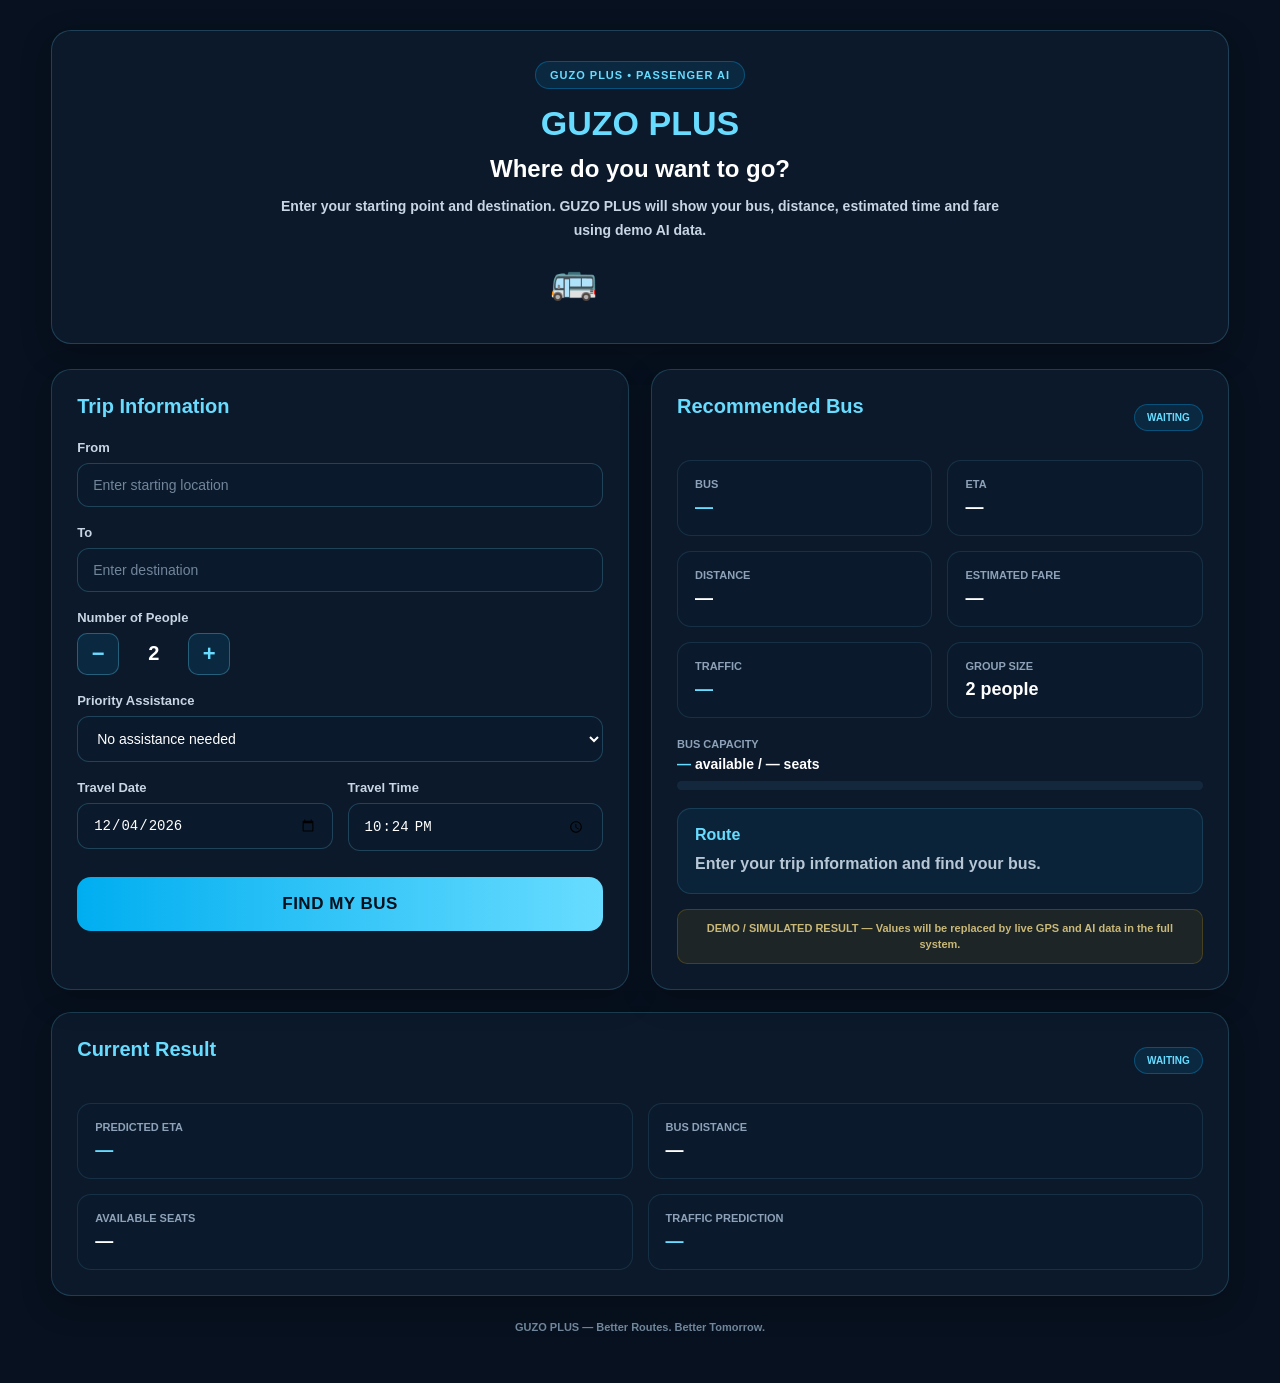
<file: templates/passenger.html>
<!DOCTYPE html>
<html lang="en">

<head>
    <meta charset="UTF-8">
    <meta name="viewport" content="width=device-width, initial-scale=1.0">

    <title>GUZO PLUS - Passenger AI</title>

    <style>

        * {
            box-sizing: border-box;
            margin: 0;
            padding: 0;
        }

        body {
            font-family: Arial, sans-serif;
            background: #07111f;
            color: white;
            min-height: 100vh;
        }

        .container {
            width: 92%;
            max-width: 1200px;
            margin: 30px auto;
        }


        /* =========================
           AI HERO BOX
        ========================= */

        .ai-hero-box {
            background: rgba(13, 27, 45, 0.95);
            border: 1px solid rgba(104, 220, 255, 0.20);
            border-radius: 20px;
            padding: 30px;
            text-align: center;
            margin-bottom: 25px;
            box-shadow:
                0 10px 30px rgba(0, 0, 0, 0.25);
        }

        .ai-badge {
            display: inline-block;
            padding: 7px 14px;
            border-radius: 20px;

            color: #68dcff;

            background: rgba(0, 174, 255, 0.10);

            border: 1px solid rgba(0, 174, 255, 0.30);

            font-size: 11px;
            font-weight: 800;
            letter-spacing: 1px;

            margin-bottom: 15px;
        }

        .ai-hero-box h1 {
            font-size: 34px;
            font-weight: 900;
            color: #68dcff;
            margin-bottom: 12px;
        }

        .ai-hero-box h2 {
            font-size: 24px;
            font-weight: 900;
            color: white;
            margin-bottom: 12px;
        }

        .ai-hero-box p {
            max-width: 720px;
            margin: auto;

            color: #c8d5e3;

            font-size: 14px;
            font-weight: 700;

            line-height: 1.7;
        }


        /* =========================
           MOVING BUS
        ========================= */

        .bus-animation {
            position: relative;

            width: 180px;
            height: 55px;

            margin: 15px auto 0;

            overflow: hidden;
        }

        .moving-bus {
            position: absolute;

            left: 0;

            font-size: 38px;

            animation:
                driveBus 3s linear infinite;
        }

        @keyframes driveBus {

            0% {
                left: -50px;
            }

            50% {
                left: 130px;
            }

            100% {
                left: -50px;
            }

        }


        /* =========================
           MAIN GRID
        ========================= */

        .main-grid {
            display: grid;

            grid-template-columns:
                1fr 1fr;

            gap: 22px;
        }


        /* =========================
           CARD
        ========================= */

        .card {
            background:
                rgba(13, 27, 45, 0.95);

            border:
                1px solid rgba(104, 220, 255, 0.18);

            border-radius: 20px;

            padding: 25px;

            box-shadow:
                0 10px 30px rgba(0, 0, 0, 0.25);
        }

        .card h2 {
            color: #68dcff;

            font-size: 20px;

            margin-bottom: 22px;
        }


        /* =========================
           FORM
        ========================= */

        .form-group {
            margin-bottom: 18px;
        }

        label {
            display: block;

            color: #c8d5e3;

            font-size: 13px;

            font-weight: 700;

            margin-bottom: 8px;
        }

        input,
        select {
            width: 100%;

            padding: 13px 15px;

            border-radius: 12px;

            border:
                1px solid rgba(104, 220, 255, 0.22);

            background: #0a192b;

            color: white;

            outline: none;

            font-size: 14px;
        }

        input:focus,
        select:focus {
            border-color: #68dcff;
        }

        input::placeholder {
            color: #71869b;
        }


        /* =========================
           DATE / TIME ROW
        ========================= */

        .row {
            display: grid;

            grid-template-columns:
                1fr 1fr;

            gap: 15px;
        }


        /* =========================
           PEOPLE COUNTER
        ========================= */

        .counter {
            display: flex;

            align-items: center;

            gap: 12px;
        }

        .counter button {
            width: 42px;
            height: 42px;

            border-radius: 10px;

            border:
                1px solid rgba(104, 220, 255, 0.30);

            background:
                rgba(0, 174, 255, 0.10);

            color: #68dcff;

            font-size: 22px;

            font-weight: bold;

            cursor: pointer;
        }

        .counter button:hover {
            background:
                rgba(0, 174, 255, 0.20);
        }

        .counter span {
            min-width: 45px;

            text-align: center;

            font-size: 20px;

            font-weight: 900;
        }


        /* =========================
           FIND BUTTON
        ========================= */

        .find-btn {
            width: 100%;

            margin-top: 8px;

            padding: 17px;

            border: none;

            border-radius: 14px;

            background:
                linear-gradient(
                    90deg,
                    #00aef0,
                    #68dcff
                );

            color: #04101c;

            font-size: 17px;

            font-weight: 900;

            letter-spacing: 0.5px;

            cursor: pointer;

            transition: 0.2s;
        }

        .find-btn:hover {
            transform: translateY(-2px);

            box-shadow:
                0 8px 25px
                rgba(0, 174, 255, 0.25);
        }


        /* =========================
           RESULT HEADER
        ========================= */

        .result-header {
            display: flex;

            justify-content:
                space-between;

            align-items: center;

            margin-bottom: 20px;
        }

        .status {
            padding: 7px 12px;

            border-radius: 20px;

            color: #68dcff;

            background:
                rgba(0, 174, 255, 0.10);

            border:
                1px solid rgba(0, 174, 255, 0.30);

            font-size: 10px;

            font-weight: 900;
        }


        /* =========================
           RESULT BOXES
        ========================= */

        .bus-info {
            display: grid;

            grid-template-columns:
                repeat(2, 1fr);

            gap: 15px;
        }

        .info-box {
            background: #0a192b;

            border-radius: 14px;

            padding: 17px;

            border:
                1px solid
                rgba(104, 220, 255, 0.12);
        }

        .info-box .title {
            color: #8da2b8;

            font-size: 11px;

            font-weight: 700;

            margin-bottom: 7px;
        }

        .info-box .value {
            color: white;

            font-size: 18px;

            font-weight: 900;
        }

        .highlight {
            color: #68dcff !important;
        }


        /* =========================
           CAPACITY
        ========================= */

        .capacity {
            margin-top: 20px;
        }

        .capacity-label {
            color: #8da2b8;

            font-size: 11px;

            font-weight: 700;
        }

        .capacity-text {
            margin-top: 6px;

            font-size: 14px;

            font-weight: 700;
        }

        .capacity-bar {
            width: 100%;

            height: 9px;

            background: #14283d;

            border-radius: 20px;

            overflow: hidden;

            margin-top: 9px;
        }

        .capacity-fill {
            height: 100%;

            width: 0%;

            background: #68dcff;

            border-radius: 20px;

            transition:
                width 0.5s ease;
        }


        /* =========================
           ROUTE
        ========================= */

        .route-box {
            margin-top: 18px;

            padding: 17px;

            border-radius: 14px;

            background:
                rgba(0, 174, 255, 0.07);

            border:
                1px solid
                rgba(104, 220, 255, 0.15);
        }

        .route-box strong {
            color: #68dcff;

            font-weight: 900;
        }

        .route-box p {
            margin-top: 8px;

            color: #b8c7d6;

            font-weight: 700;

            line-height: 1.5;
        }


        /* =========================
           DEMO NOTE
        ========================= */

        .demo-note {
            margin-top: 15px;

            padding: 10px;

            border-radius: 10px;

            background:
                rgba(255, 193, 7, 0.07);

            border:
                1px solid
                rgba(255, 193, 7, 0.18);

            color: #c9b878;

            font-size: 11px;

            font-weight: 700;

            text-align: center;

            line-height: 1.5;
        }


        /* =========================
           CURRENT RESULT
        ========================= */

        .result-card {
            margin-top: 22px;
        }


        /* =========================
           FOOTER
        ========================= */

        .footer-note {
            text-align: center;

            color: #71869b;

            font-size: 11px;

            font-weight: 700;

            margin-top: 25px;

            padding-bottom: 20px;
        }


        /* =========================
           MOBILE
        ========================= */

        @media (max-width: 800px) {

            .main-grid {
                grid-template-columns: 1fr;
            }

            .row {
                grid-template-columns: 1fr;
            }

            .ai-hero-box h1 {
                font-size: 28px;
            }

            .ai-hero-box h2 {
                font-size: 20px;
            }

            .ai-hero-box p {
                font-size: 13px;
            }

        }

    </style>

</head>


<body>

<div class="container">


    <!-- =========================
         AI HERO
    ========================= -->

    <div class="ai-hero-box">

        <div class="ai-badge">
            GUZO PLUS • PASSENGER AI
        </div>

        <h1>
            GUZO PLUS
        </h1>

        <h2>
            Where do you want to go?
        </h2>

        <p>
            Enter your starting point and destination.
            GUZO PLUS will show your bus, distance,
            estimated time and fare using demo AI data.
        </p>

        <div class="bus-animation">

            <div class="moving-bus">
                🚌
            </div>

        </div>

    </div>


    <!-- =========================
         MAIN CONTENT
    ========================= -->

    <div class="main-grid">


        <!-- =========================
             TRIP INFORMATION
        ========================= -->

        <div class="card">

            <h2>
                Trip Information
            </h2>


            <div class="form-group">

                <label for="from">
                    From
                </label>

                <input
                    type="text"
                    id="from"
                    placeholder="Enter starting location"
                >

            </div>


            <div class="form-group">

                <label for="to">
                    To
                </label>

                <input
                    type="text"
                    id="to"
                    placeholder="Enter destination"
                >

            </div>


            <div class="form-group">

                <label>
                    Number of People
                </label>

                <div class="counter">

                    <button
                        type="button"
                        onclick="changePeople(-1)"
                    >
                        −
                    </button>

                    <span id="peopleCount">
                        2
                    </span>

                    <button
                        type="button"
                        onclick="changePeople(1)"
                    >
                        +
                    </button>

                </div>

            </div>


            <div class="form-group">

                <label for="priority">
                    Priority Assistance
                </label>

                <select id="priority">

                    <option value="No">
                        No assistance needed
                    </option>

                    <option value="Wheelchair">
                        Wheelchair assistance
                    </option>

                    <option value="Elderly">
                        Elderly assistance
                    </option>

                    <option value="Other">
                        Other assistance
                    </option>

                </select>

            </div>


            <div class="row">


                <div class="form-group">

                    <label for="travelDate">
                        Travel Date
                    </label>

                    <input
                        type="date"
                        id="travelDate"
                    >

                </div>


                <div class="form-group">

                    <label for="travelTime">
                        Travel Time
                    </label>

                    <input
                        type="time"
                        id="travelTime"
                    >

                </div>

            </div>


            <button
                type="button"
                class="find-btn"
                onclick="findBus()"
            >
                FIND MY BUS
            </button>

        </div>


        <!-- =========================
             RECOMMENDED BUS
        ========================= -->

        <div class="card">

            <div class="result-header">

                <h2>
                    Recommended Bus
                </h2>

                <span
                    class="status"
                    id="busStatus"
                >
                    WAITING
                </span>

            </div>


            <div class="bus-info">


                <div class="info-box">

                    <div class="title">
                        BUS
                    </div>

                    <div
                        class="value highlight"
                        id="busNumber"
                    >
                        —
                    </div>

                </div>


                <div class="info-box">

                    <div class="title">
                        ETA
                    </div>

                    <div class="value">

                        <span id="eta">
                            —
                        </span>

                    </div>

                </div>


                <div class="info-box">

                    <div class="title">
                        DISTANCE
                    </div>

                    <div class="value">

                        <span id="distance">
                            —
                        </span>

                    </div>

                </div>


                <div class="info-box">

                    <div class="title">
                        ESTIMATED FARE
                    </div>

                    <div class="value">

                        <span id="fare">
                            —
                        </span>

                    </div>

                </div>


                <div class="info-box">

                    <div class="title">
                        TRAFFIC
                    </div>

                    <div class="value highlight">

                        <span id="traffic">
                            —
                        </span>

                    </div>

                </div>


                <div class="info-box">

                    <div class="title">
                        GROUP SIZE
                    </div>

                    <div class="value">

                        <span id="groupSize">
                            2
                        </span>

                        people

                    </div>

                </div>

            </div>


            <!-- =========================
                 CAPACITY
            ========================= -->

            <div class="capacity">

                <div class="capacity-label">
                    BUS CAPACITY
                </div>

                <div class="capacity-text">

                    <span
                        id="availableSeats"
                        class="highlight"
                    >
                        —
                    </span>

                    available /

                    <span id="totalSeats">
                        —
                    </span>

                    seats

                </div>


                <div class="capacity-bar">

                    <div
                        class="capacity-fill"
                        id="capacityFill"
                    ></div>

                </div>

            </div>


            <!-- =========================
                 ROUTE
            ========================= -->

            <div class="route-box">

                <strong>
                    Route
                </strong>

                <p id="routeText">

                    Enter your trip information
                    and find your bus.

                </p>

            </div>


            <div class="demo-note">

                DEMO / SIMULATED RESULT —
                Values will be replaced by live
                GPS and AI data in the full system.

            </div>

        </div>

    </div>


    <!-- =========================
         CURRENT RESULT
    ========================= -->

    <div class="card result-card">


        <div class="result-header">

            <h2>
                Current Result
            </h2>

            <span
                class="status"
                id="resultStatus"
            >
                WAITING
            </span>

        </div>


        <div class="bus-info">


            <div class="info-box">

                <div class="title">
                    PREDICTED ETA
                </div>

                <div class="value highlight">

                    <span id="resultEta">
                        —
                    </span>

                </div>

            </div>


            <div class="info-box">

                <div class="title">
                    BUS DISTANCE
                </div>

                <div class="value">

                    <span id="resultDistance">
                        —
                    </span>

                </div>

            </div>


            <div class="info-box">

                <div class="title">
                    AVAILABLE SEATS
                </div>

                <div class="value">

                    <span id="resultSeats">
                        —
                    </span>

                </div>

            </div>


            <div class="info-box">

                <div class="title">
                    TRAFFIC PREDICTION
                </div>

                <div class="value highlight">

                    <span id="resultTraffic">
                        —
                    </span>

                </div>

            </div>

        </div>

    </div>


    <!-- =========================
         FOOTER
    ========================= -->

    <div class="footer-note">

        GUZO PLUS — Better Routes. Better Tomorrow.

    </div>

</div>


<script>


    /* =========================
       PASSENGER COUNT
    ========================= */

    let people = 2;


    function changePeople(amount) {

        people += amount;


        if (people < 1) {
            people = 1;
        }


        if (people > 20) {
            people = 20;
        }


        document.getElementById(
            "peopleCount"
        ).textContent = people;


        document.getElementById(
            "groupSize"
        ).textContent = people;

    }


    /* =========================
       FIND MY BUS
    ========================= */

    function findBus() {


        const from =
            document.getElementById(
                "from"
            ).value.trim();


        const to =
            document.getElementById(
                "to"
            ).value.trim();


        const priority =
            document.getElementById(
                "priority"
            ).value;


        /* CHECK LOCATIONS */

        if (!from || !to) {

            alert(
                "Please enter both From and To locations."
            );

            return;
        }


        /* =========================
           DEMO AI CALCULATION
        ========================= */


        const routeSeed =
            from.length +
            to.length;


        let distance =
            1.2 +
            (
                (routeSeed * 0.37)
                % 8
            );


        distance =
            Math.round(
                distance * 10
            ) / 10;


        let traffic =
            35 +
            (
                (routeSeed * 7)
                % 55
            );


        let eta =
            Math.max(
                5,

                Math.round(
                    distance * 3 +
                    traffic / 12
                )
            );


        let fare =
            Math.max(
                15,

                Math.round(
                    15 +
                    distance * 5
                )
            );


        let busNumber =
            "GUZO-" +
            String(
                10 +
                (routeSeed % 90)
            );


        let totalSeats = 35;


        let occupiedSeats =
            8 +
            (
                (routeSeed * 3)
                % 18
            );


        let availableSeats =
            totalSeats -
            occupiedSeats;


        /* MAKE SPACE FOR GROUP */

        if (
            availableSeats <
            people
        ) {

            totalSeats = 45;

            availableSeats =
                totalSeats -
                occupiedSeats;
        }


        let capacityPercent =
            (
                (
                    totalSeats -
                    availableSeats
                )
                /
                totalSeats
            ) * 100;


        /* =========================
           PRIORITY ASSISTANCE
        ========================= */

        if (
            priority !== "No"
        ) {

            eta += 2;

            fare += 5;
        }


        /* =========================
           UPDATE BUS RESULT
        ========================= */


        document.getElementById(
            "busNumber"
        ).textContent =
            busNumber;


        document.getElementById(
            "eta"
        ).textContent =
            eta + " min";


        document.getElementById(
            "distance"
        ).textContent =
            distance + " km";


        document.getElementById(
            "fare"
        ).textContent =
            fare + " ETB";


        document.getElementById(
            "traffic"
        ).textContent =
            traffic +
            "% congestion";


        document.getElementById(
            "groupSize"
        ).textContent =
            people;


        document.getElementById(
            "availableSeats"
        ).textContent =
            availableSeats;


        document.getElementById(
            "totalSeats"
        ).textContent =
            totalSeats;


        document.getElementById(
            "capacityFill"
        ).style.width =
            capacityPercent +
            "%";


        document.getElementById(
            "routeText"
        ).textContent =
            from +
            " → " +
            to;


        document.getElementById(
            "busStatus"
        ).textContent =
            "AVAILABLE";


        /* =========================
           CURRENT RESULT
        ========================= */


        document.getElementById(
            "resultEta"
        ).textContent =
            eta +
            " min";


        document.getElementById(
            "resultDistance"
        ).textContent =
            distance +
            " km";


        document.getElementById(
            "resultSeats"
        ).textContent =
            availableSeats;


        document.getElementById(
            "resultTraffic"
        ).textContent =
            traffic +
            "% congestion";


        document.getElementById(
            "resultStatus"
        ).textContent =
            "BUS FOUND";


        /* =========================
           SUCCESS MESSAGE
        ========================= */

        alert(
            "GUZO PLUS found a recommended bus for " +
            people +
            " passenger(s)."
        );

    }


    /* =========================
       ETHIOPIA DATE & TIME
    ========================= */

    function setEthiopiaDateTime() {


        const now =
            new Date();


        const dateFormatter =
            new Intl.DateTimeFormat(
                "en-CA",
                {
                    timeZone:
                        "Africa/Addis_Ababa",

                    year:
                        "numeric",

                    month:
                        "2-digit",

                    day:
                        "2-digit"
                }
            );


        const timeFormatter =
            new Intl.DateTimeFormat(
                "en-GB",
                {
                    timeZone:
                        "Africa/Addis_Ababa",

                    hour:
                        "2-digit",

                    minute:
                        "2-digit",

                    hour12:
                        false
                }
            );


        document.getElementById(
            "travelDate"
        ).value =
            dateFormatter.format(now);


        document.getElementById(
            "travelTime"
        ).value =
            timeFormatter.format(now);

    }


    /* =========================
       START DATE / TIME
    ========================= */

    setEthiopiaDateTime();


</script>

</body>

</html>
</file>
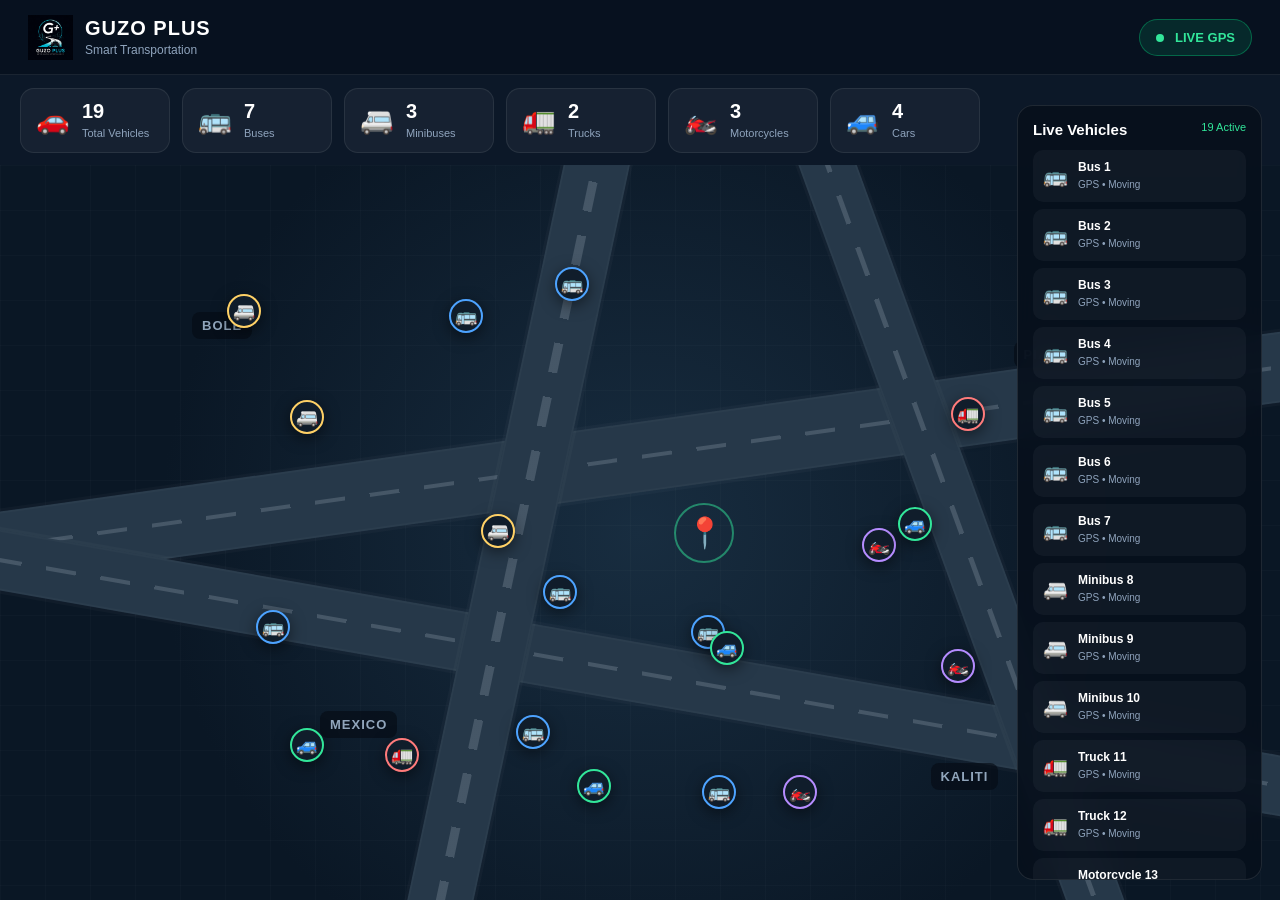
<file: static/gps/gps.html>
<!DOCTYPE html>
<html lang="en">
<head>
    <meta charset="UTF-8">
    <meta name="viewport" content="width=device-width, initial-scale=1.0">
    <title>GUZO PLUS - Live GPS</title>
    <link rel="stylesheet" href="/static/gps/gps.css">
</head>
<body>
<!DOCTYPE html>
<html lang="en">
<head>
    <meta charset="UTF-8">
    <meta name="viewport" content="width=device-width, initial-scale=1.0">
    <title>GUZO PLUS — Live GPS</title>
    <link rel="stylesheet" href="/static/gps/gps.css">
</head>

<body>

    <div class="gps-app">

        <!-- TOP BAR -->
        <header class="topbar">
            <div class="brand">
                <img src="/static/assets/guzo_plus_logo.png" alt="GUZO PLUS">
                <div>
                    <h1>GUZO PLUS</h1>
                    <span>Smart Transportation</span>
                </div>
            </div>

            <div class="live">
                <span class="live-dot"></span>
                LIVE GPS
            </div>
        </header>

        <!-- DASHBOARD -->
        <section class="dashboard">

            <div class="stat">
                <span>🚗</span>
                <div>
                    <strong id="total">19</strong>
                    <small>Total Vehicles</small>
                </div>
            </div>

            <div class="stat">
                <span>🚌</span>
                <div>
                    <strong>7</strong>
                    <small>Buses</small>
                </div>
            </div>

            <div class="stat">
                <span>🚐</span>
                <div>
                    <strong>3</strong>
                    <small>Minibuses</small>
                </div>
            </div>

            <div class="stat">
                <span>🚛</span>
                <div>
                    <strong>2</strong>
                    <small>Trucks</small>
                </div>
            </div>

            <div class="stat">
                <span>🏍️</span>
                <div>
                    <strong>3</strong>
                    <small>Motorcycles</small>
                </div>
            </div>

            <div class="stat">
                <span>🚙</span>
                <div>
                    <strong>4</strong>
                    <small>Cars</small>
                </div>
            </div>

        </section>

        <!-- MAP -->
        <main class="map-container">

            <div class="map-grid"></div>

            <div class="road road1"></div>
            <div class="road road2"></div>
            <div class="road road3"></div>
            <div class="road road4"></div>

            <div id="vehicles"></div>

            <div class="map-label label1">BOLE</div>
            <div class="map-label label2">PIASSA</div>
            <div class="map-label label3">MEXICO</div>
            <div class="map-label label4">KALITI</div>

            <div class="map-center">
                <div class="center-ring"></div>
                <span>📍</span>
            </div>

        </main>

        <!-- VEHICLE PANEL -->
        <aside class="vehicle-panel">

            <div class="panel-header">
                <h2>Live Vehicles</h2>
                <span id="activeCount">19 Active</span>
            </div>

            <div id="vehicleList"></div>

        </aside>

    </div>

    <script src="/static/gps/gps.js"></script>
</body>
</html>
</file>
<file: static/gps/gps.css>
* {
    box-sizing: border-box;
    margin: 0;
    padding: 0;
}

body {
    font-family: Arial, sans-serif;
    background: #08111f;
    color: white;
    overflow: hidden;
}

.gps-app {
    height: 100vh;
    display: grid;
    grid-template-rows: 75px 90px 1fr;
    position: relative;
}

/* TOP BAR */

.topbar {
    background: rgba(8, 17, 31, 0.97);
    display: flex;
    align-items: center;
    justify-content: space-between;
    padding: 0 28px;
    border-bottom: 1px solid rgba(255,255,255,.08);
    z-index: 10;
}

.brand {
    display: flex;
    align-items: center;
    gap: 12px;
}

.brand img {
    width: 45px;
    height: 45px;
    object-fit: contain;
}

.brand h1 {
    font-size: 20px;
    letter-spacing: 1px;
}

.brand span {
    color: #8fa4bd;
    font-size: 12px;
}

.live {
    background: rgba(0, 220, 130, .12);
    border: 1px solid rgba(0, 220, 130, .35);
    color: #32e69a;
    padding: 10px 16px;
    border-radius: 30px;
    font-size: 13px;
    font-weight: bold;
}

.live-dot {
    display: inline-block;
    width: 8px;
    height: 8px;
    background: #32e69a;
    border-radius: 50%;
    margin-right: 7px;
    animation: pulse 1.2s infinite;
}

/* STAT CARDS */

.dashboard {
    display: flex;
    gap: 12px;
    align-items: center;
    padding: 12px 20px;
    background: #0c1828;
    overflow-x: auto;
    z-index: 5;
}

.stat {
    min-width: 150px;
    height: 65px;
    background: rgba(255,255,255,.045);
    border: 1px solid rgba(255,255,255,.08);
    border-radius: 14px;
    display: flex;
    align-items: center;
    gap: 12px;
    padding: 10px 15px;
}

.stat > span {
    font-size: 27px;
}

.stat strong {
    display: block;
    font-size: 20px;
}

.stat small {
    color: #8fa4bd;
    font-size: 11px;
}

/* MAP */

.map-container {
    position: relative;
    overflow: hidden;
    background:
        radial-gradient(circle at 50% 50%, #182d40 0%, #0a1725 65%);
}

/* MAP GRID */

.map-grid {
    position: absolute;
    inset: 0;
    opacity: .16;

    background-image:
        linear-gradient(rgba(255,255,255,.12) 1px, transparent 1px),
        linear-gradient(90deg, rgba(255,255,255,.12) 1px, transparent 1px);

    background-size: 45px 45px;
}

/* ROADS */

.road {
    position: absolute;
    background: #263849;
    box-shadow:
        0 0 0 3px rgba(255,255,255,.025),
        inset 0 0 0 2px rgba(255,255,255,.025);
}

.road::after {
    content: "";
    position: absolute;
    background: repeating-linear-gradient(
        90deg,
        #81909e 0 30px,
        transparent 30px 55px
    );
    opacity: .35;
}

.road1 {
    width: 120%;
    height: 70px;
    top: 35%;
    left: -10%;
    transform: rotate(-8deg);
}

.road1::after {
    inset: 33px 0;
}

.road2 {
    width: 120%;
    height: 60px;
    top: 65%;
    left: -10%;
    transform: rotate(10deg);
}

.road2::after {
    inset: 28px 0;
}

.road3 {
    width: 65px;
    height: 120%;
    left: 38%;
    top: -10%;
    transform: rotate(12deg);
}

.road3::after {
    inset: 0 28px;
    background: repeating-linear-gradient(
        0deg,
        #81909e 0 30px,
        transparent 30px 55px
    );
}

.road4 {
    width: 55px;
    height: 120%;
    left: 73%;
    top: -10%;
    transform: rotate(-20deg);
}

.road4::after {
    inset: 0 25px;
    background: repeating-linear-gradient(
        0deg,
        #81909e 0 30px,
        transparent 30px 55px
    );
}

/* LOCATION LABELS */

.map-label {
    position: absolute;
    color: #91a6bc;
    font-size: 13px;
    font-weight: bold;
    letter-spacing: 1px;
    background: rgba(5,12,21,.65);
    padding: 6px 10px;
    border-radius: 8px;
}

.label1 {
    top: 20%;
    left: 15%;
}

.label2 {
    top: 24%;
    right: 15%;
}

.label3 {
    bottom: 22%;
    left: 25%;
}

.label4 {
    bottom: 15%;
    right: 22%;
}

/* CENTER */

.map-center {
    position: absolute;
    top: 50%;
    left: 55%;
    transform: translate(-50%, -50%);
    width: 60px;
    height: 60px;
    display: grid;
    place-items: center;
}

.map-center span {
    font-size: 30px;
    z-index: 2;
}

.center-ring {
    position: absolute;
    inset: 0;
    border: 2px solid rgba(50,230,154,.5);
    border-radius: 50%;
    animation: ring 2s infinite;
}

/* VEHICLE */

.vehicle {
    position: absolute;
    width: 34px;
    height: 34px;
    display: grid;
    place-items: center;
    background: #101d2b;
    border: 2px solid rgba(255,255,255,.25);
    border-radius: 50%;
    font-size: 18px;
    z-index: 4;
    box-shadow: 0 4px 15px rgba(0,0,0,.5);
    transition: left 1s linear, top 1s linear;
}

.vehicle:hover {
    transform: scale(1.25);
    z-index: 20;
}

.vehicle.bus {
    border-color: #4da3ff;
}

.vehicle.mini {
    border-color: #ffd166;
}

.vehicle.truck {
    border-color: #ff7b7b;
}

.vehicle.motor {
    border-color: #b58cff;
}

.vehicle.car {
    border-color: #32e69a;
}

/* SIDE LIST */

.vehicle-panel {
    position: absolute;
    top: 105px;
    right: 18px;
    width: 245px;
    max-height: calc(100vh - 125px);
    background: rgba(7,16,28,.91);
    backdrop-filter: blur(15px);
    border: 1px solid rgba(255,255,255,.1);
    border-radius: 16px;
    padding: 15px;
    overflow-y: auto;
    z-index: 8;
}

.panel-header {
    display: flex;
    justify-content: space-between;
    margin-bottom: 12px;
}

.panel-header h2 {
    font-size: 15px;
}

.panel-header span {
    color: #32e69a;
    font-size: 11px;
}

.vehicle-item {
    display: flex;
    align-items: center;
    gap: 10px;
    padding: 10px;
    margin-bottom: 7px;
    background: rgba(255,255,255,.04);
    border-radius: 10px;
}

.vehicle-icon {
    font-size: 20px;
}

.vehicle-info strong {
    display: block;
    font-size: 12px;
}

.vehicle-info small {
    color: #8fa4bd;
    font-size: 10px;
}

/* ANIMATION */

@keyframes pulse {
    50% {
        opacity: .35;
    }
}

@keyframes ring {
    0% {
        transform: scale(.6);
        opacity: 1;
    }

    100% {
        transform: scale(1.7);
        opacity: 0;
    }
}

/* MOBILE */

@media (max-width: 800px) {

    .vehicle-panel {
        width: 190px;
    }

    .stat {
        min-width: 125px;
    }

    .brand h1 {
        font-size: 16px;
    }
}
</file>
